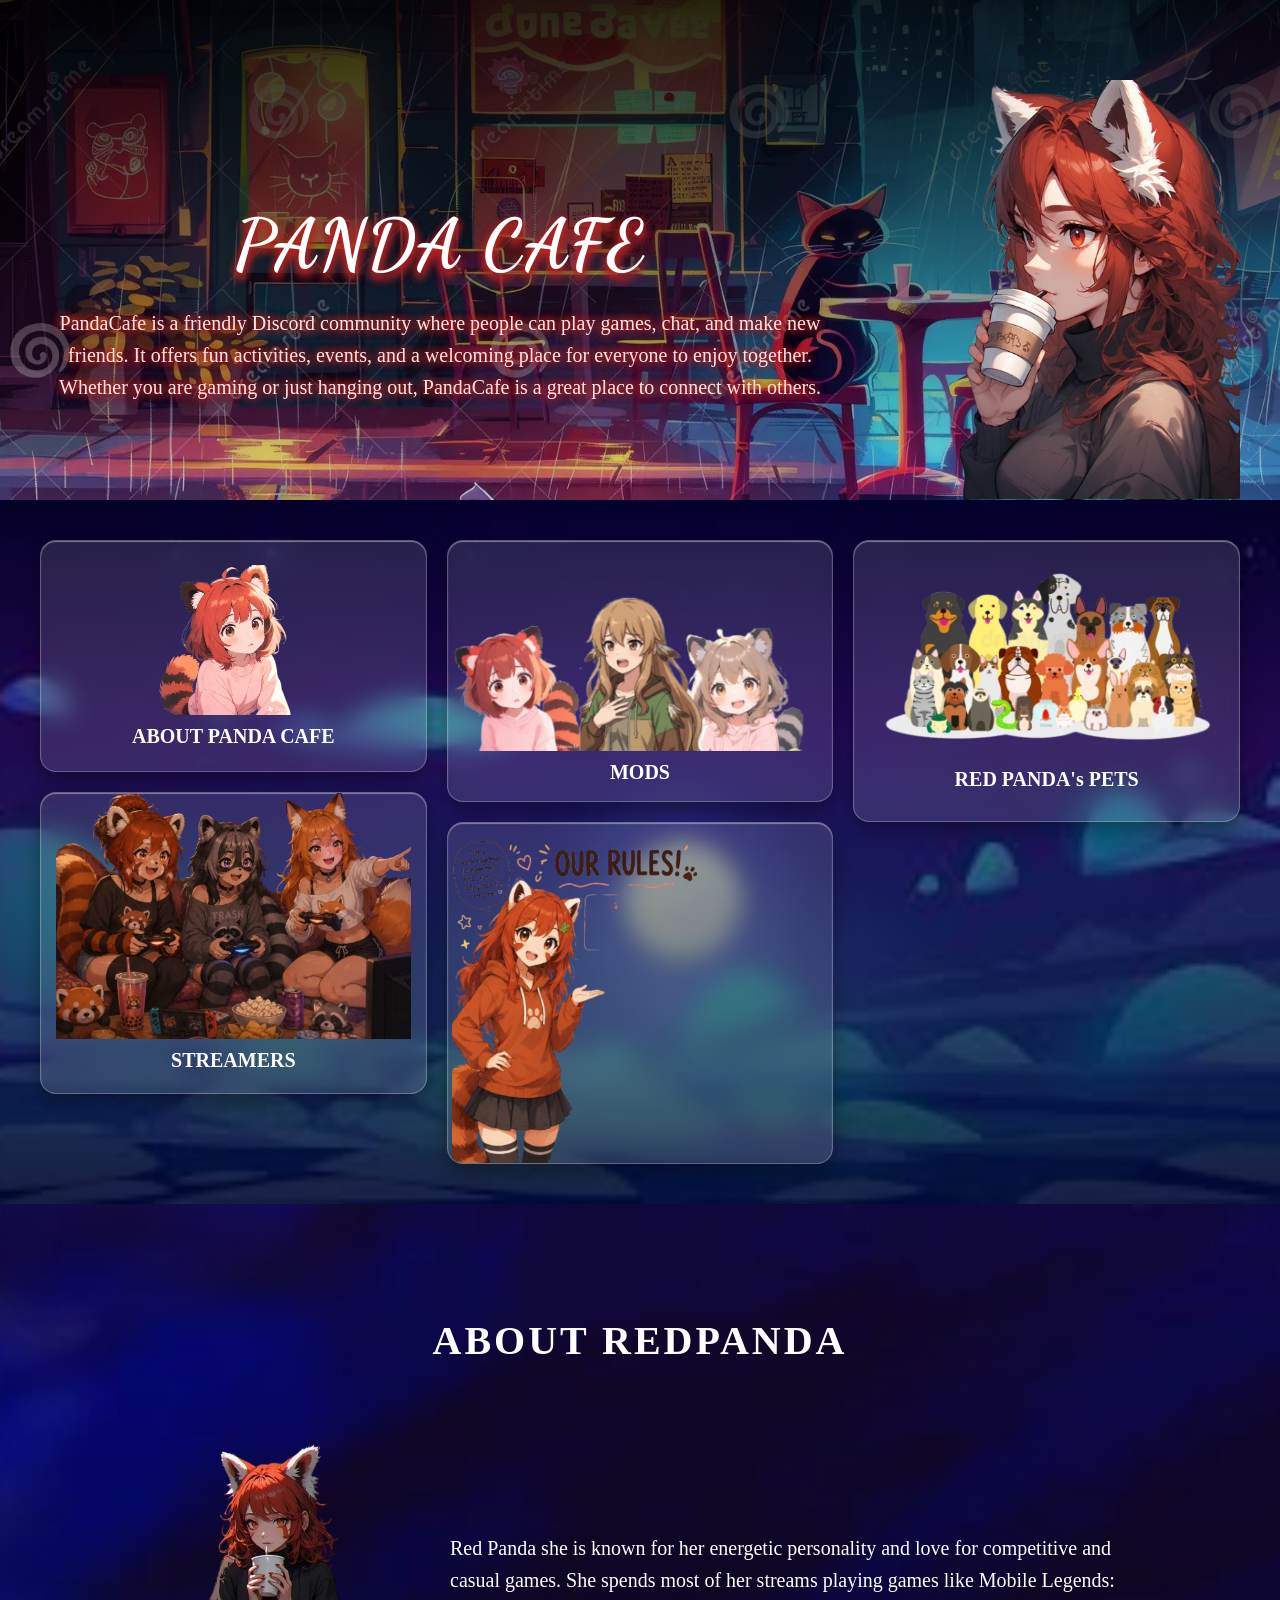
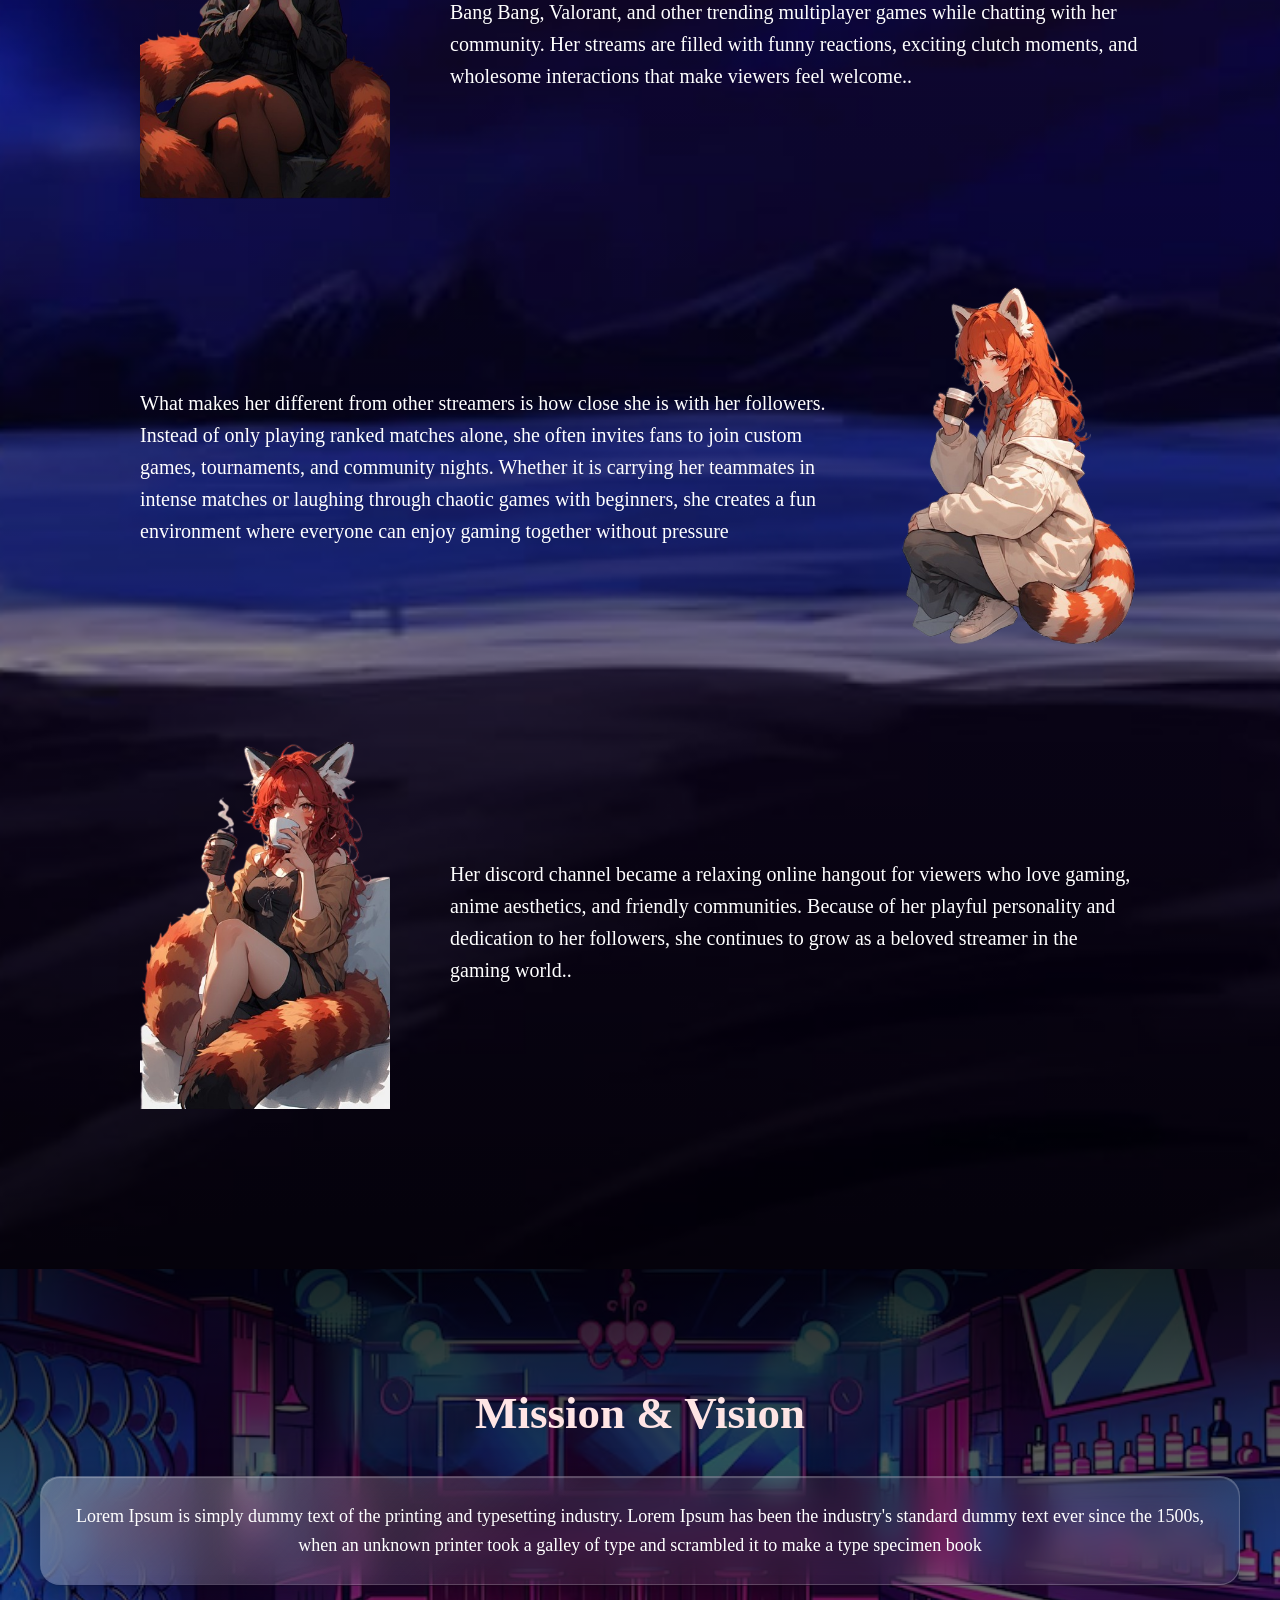
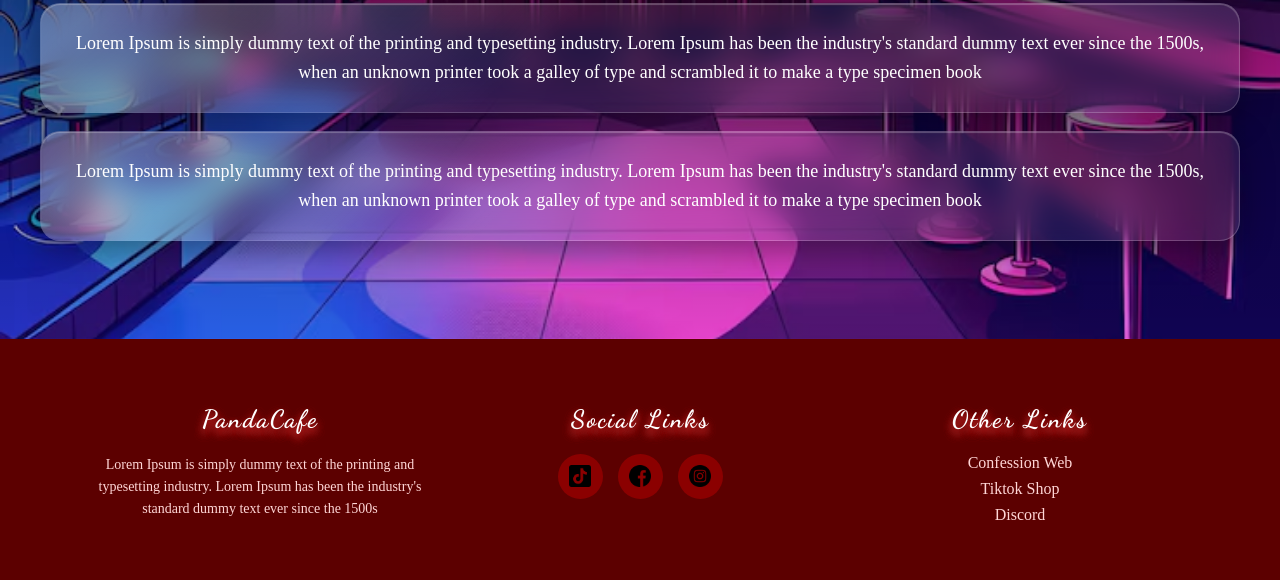
<file: index.html>
<!DOCTYPE html>
<html lang="en">
<head>
    <meta charset="UTF-8">
    <meta name="viewport" content="width=device-width, initial-scale=1.0">
    <meta http-equiv="X-Content-Type-Options" content="nosniff">
    <meta http-equiv="X-Frame-Options" content="DENY">
    <meta http-equiv="Referrer-Policy" content="strict-origin-when-cross-origin">
    <title>Panda Cafe</title>
    <link rel="stylesheet" href="styles/style.css">
    <link href="https://fonts.googleapis.com/css2?family=Pacifico&family=Dancing+Script&display=swap" rel="stylesheet">
    <link rel="icon" type="image/png" href="Pictures/panada.png">
    <script src="./JSfiles/function.js"></script>

</head>
<body oncontextmenu="return false">
<div class="welcome1">

    
    <div class="welcome2">
        <h1>PANDA CAFE</h1>
        <p>PandaCafe is a friendly Discord community where people can play games, chat, and make new friends. It offers fun activities, events, and a welcoming place for everyone to enjoy together. Whether you are gaming or just hanging out, PandaCafe is a great place to connect with others.</p>
    </div>

    <img src="Pictures/side_view1-removebg-preview.png" alt="Right Panda" class="panda-right">
</div>

<div class="boxes">

    <a href="/subpages/AboutPandaCafe.html" class="box box1">
        <img src="Pictures/panda_ask.png" class="img1" alt="">
        <span>ABOUT PANDA CAFE</span>
    </a>

    <a href="/subpages/streamers.html" class="box box2">
        <img src="Pictures/stt.webp" class="img2" alt="">
        <span>STREAMERS</span>
    </a>

    <a href="/subpages/mod.html" class="box box3">
        <img src="Pictures/panda_mods.png" class="img3" alt="">
        <span>MODS</span>
    </a>

    <a href="/subpages/beans.html" class="box box4">
        <img src="Pictures/ruless.webp" class="img4" alt="">
        
    </a>

    <a href="/subpages/RedsPets.html" class="box box5">
        <img src="Pictures/petss.webp" class="img5" alt="">
        <span>RED PANDA's PETS</span>
    </a>

</div>

<div class="socials">
    <div class="imgs">
        <h2>ABOUT REDPANDA</h2>
        <div class="fb">
            <img src="Pictures/panda_1-removebg-preview.png" alt="">
            <p> Red Panda she is known for her energetic personality and love for competitive and casual games. 
                She spends most of her streams playing games like Mobile Legends: Bang Bang, Valorant, and other trending multiplayer games while chatting with her 
                 community. Her streams are filled with funny reactions,
                 exciting clutch moments, and wholesome interactions that make viewers feel welcome..</p>
        </div>

        <div class="IG">
            <img src="Pictures/panda2-removebg-preview.png" alt="">
            <p>What makes her different from other streamers is how close she is with her followers. 
                Instead of only playing ranked matches alone, she often invites fans to join custom games, 
                tournaments, and community nights. Whether it is carrying her teammates in intense matches or 
                laughing through chaotic games with beginners, she creates a fun environment
                 where everyone can enjoy gaming together without pressure</p>
        </div>
        <div class="tiktok">
            <img src="Pictures/panda3-removebg-preview.png" alt="">
            <p>Her discord channel became a relaxing online hangout for viewers who love gaming, 
                anime aesthetics, and friendly communities. Because of her playful personality and 
                dedication to her followers, she continues to grow as a beloved streamer in the gaming world..</p>
        </div>
        
    </div>
</div>

<div class="whatWeDo">
    <h2>Mission & Vision</h2>
    <div class="t1">
        <p>
            Lorem Ipsum is simply dummy text of the printing and typesetting industry. 
            Lorem Ipsum has been the industry's standard dummy text ever since the 1500s, 
            when an unknown printer took a galley of type and scrambled it to make a type specimen book
        </p>
    </div>

        <div class="t3">
        <p>
            Lorem Ipsum is simply dummy text of the printing and typesetting industry. 
            Lorem Ipsum has been the industry's standard dummy text ever since the 1500s, 
            when an unknown printer took a galley of type and scrambled it to make a type specimen book
        </p>
    </div>

        <div class="t3">
        <p>
            Lorem Ipsum is simply dummy text of the printing and typesetting industry. 
            Lorem Ipsum has been the industry's standard dummy text ever since the 1500s, 
            when an unknown printer took a galley of type and scrambled it to make a type specimen book
        </p>
    </div>
</div>

<footer>
    <div class="footer-container">

        <!-- Get in touch -->
        <div class="footer-box">
            <h3>PandaCafe</h3>
            <p>
                Lorem Ipsum is simply dummy text of the printing and typesetting industry. 
                Lorem Ipsum has been the industry's standard dummy text ever since the 1500s
            </p>
        </div>

        <!-- Social links -->
        <div class="footer-box">
            <h3 class="soc">Social Links</h3>

                <div class="social-icons">
                    <a href="#" class="icon">
                        <img src="Pictures/tiktok (1).png" alt="">
                    </a>

                    <a href="#" class="icon">
                        <img src="Pictures/facebook.png" alt="">
                    </a>

                    <a href="#" class="icon">
                        <img src="Pictures/instagram.png" alt="">
                    </a>
                </div>
        </div>

        <!-- New section -->
        <div class="footer-box">
            <h3>Other Links</h3>
            <ul class="footer-links">
                <li><a href="https://confession-web-88ol.onrender.com/">Confession Web</a></li>
                <li><a href="#">Tiktok Shop</a></li>
                <li><a href="">Discord</a></li>
            </ul>
        </div>

    </div>
</footer>

</body>
</html>
</file>
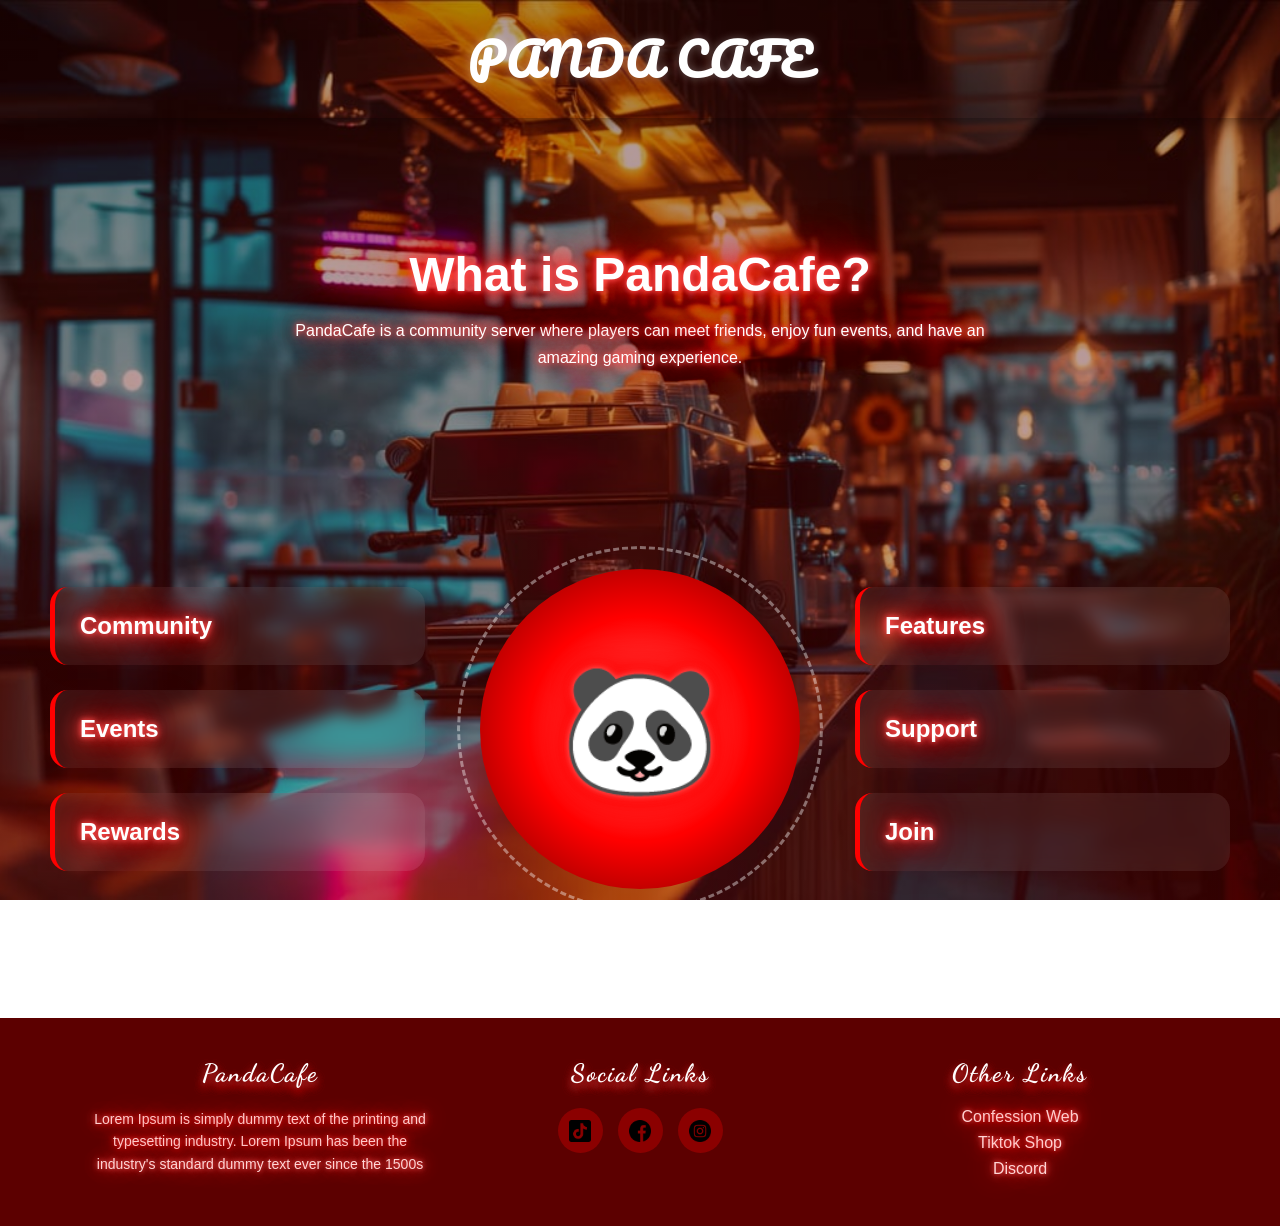
<file: subpages/AboutPandaCafe.html>
<!DOCTYPE html>
<html lang="en">
<head>
    <meta charset="UTF-8">
    <meta name="viewport" content="width=device-width, initial-scale=1.0">
    <meta http-equiv="X-Content-Type-Options" content="nosniff">
    <meta http-equiv="X-Frame-Options" content="DENY">
    <meta http-equiv="Referrer-Policy" content="strict-origin-when-cross-origin">
    <title>ABOUT PANDA CAFE</title>
    <link rel="stylesheet" href="../styles/ABC.css">
    <link rel="icon" type="image/png" href="../Pictures/panada.png">
    <link href="https://fonts.googleapis.com/css2?family=Pacifico&family=Poppins:wght@300;400;500;600&family=Dancing+Script:wght@700&display=swap" rel="stylesheet">
</head>
<body>
    <script src="../JSfiles/function.js"></script>
    <header>
        <h1 id="lo">Panda Cafe</h1>
    </header>

<main>

    <div class="top">
        <h1>What is PandaCafe?</h1>
        <p>
            PandaCafe is a community server where players can meet friends,
            enjoy fun events, and have an amazing gaming experience.
        </p>
    </div>

    <!-- LEFT -->

    <div class="leftInfoBox">

        <div class="infoBox" data-title="Friendly Community"
        data-info="Meet friendly players and enjoy a welcoming environment.">
            <h2>Community</h2>
        </div>

        <div class="infoBox" data-title="Amazing Events"
        data-info="Participate in weekly events and win awesome prizes.">
            <h2>Events</h2>
        </div>

        <div class="infoBox" data-title="Rewards"
        data-info="Earn coins, ranks and exclusive rewards while playing.">
            <h2>Rewards</h2>
        </div>

    </div>

    <!-- CENTER -->

    <div class="pandaAnimation"></div>

    <!-- RIGHT -->

    <div class="rightInfoBox">

        <div class="infoBox"
        data-title="Custom Features"
        data-info="Enjoy custom plugins and unique gameplay.">

            <h2>Features</h2>

        </div>

        <div class="infoBox"
        data-title="Friendly Staff"
        data-info="Our staff team is always ready to help players.">

            <h2>Support</h2>

        </div>

        <div class="infoBox"
        data-title="Join Us"
        data-info="Become part of PandaCafe today and start your adventure.">

            <h2>Join</h2>

        </div>

    </div>

</main>

<!-- POPUP -->

<div id="popup" class="popup">

    <div class="popupContent">

        <span id="closePopup">&times;</span>

        <h2 id="popupTitle"></h2>

        <p id="popupText"></p>

    </div>

</div>


<footer>
    <div class="footer-container">

        <!-- Get in touch -->
        <div class="footer-box">
            <h3>PandaCafe</h3>
            <p>
                Lorem Ipsum is simply dummy text of the printing and typesetting industry. 
                Lorem Ipsum has been the industry's standard dummy text ever since the 1500s
            </p>
        </div>

        <!-- Social links -->
        <div class="footer-box">
            <h3 class="soc">Social Links</h3>

                <div class="social-icons">
                    <a href="#" class="icon">
                        <img src="../Pictures/tiktok (1).png" alt="">
                    </a>

                    <a href="#" class="icon">
                        <img src="../Pictures/facebook.png" alt="">
                    </a>

                    <a href="#" class="icon">
                        <img src="../Pictures/instagram.png" alt="">
                    </a>
                </div>
        </div>

        <!-- New section -->
        <div class="footer-box">
            <h3>Other Links</h3>
            <ul class="footer-links">
                <li><a href="https://confession-web-88ol.onrender.com/">Confession Web</a></li>
                <li><a href="#">Tiktok Shop</a></li>
                <li><a href="">Discord</a></li>
            </ul>
        </div>

    </div>
</footer>

</body>
</html>
</file>
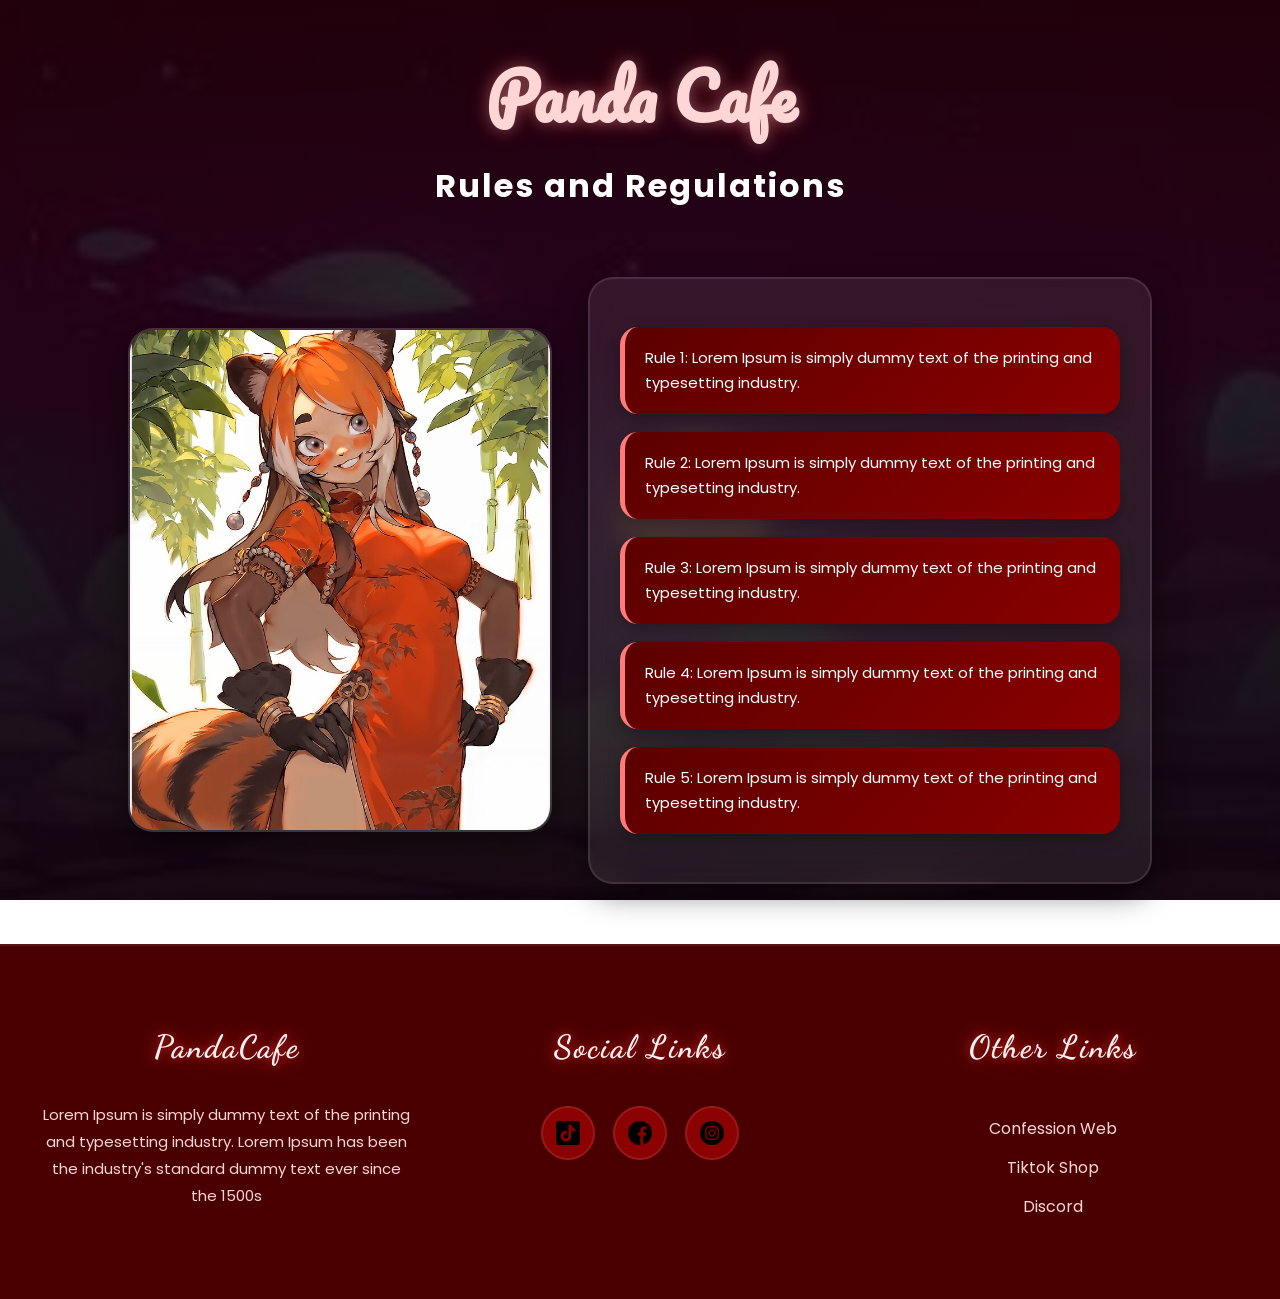
<file: subpages/beans.html>
<!DOCTYPE html>
<html lang="en">
<head>
    <meta charset="UTF-8">
    <meta name="viewport" content="width=device-width, initial-scale=1.0">
    <meta http-equiv="X-Content-Type-Options" content="nosniff">
    <meta http-equiv="X-Frame-Options" content="DENY">
    <meta http-equiv="Referrer-Policy" content="strict-origin-when-cross-origin">
    <title>rules</title>

    <link rel="icon" type="image/png" href="Pictures/panada.png">

    <link href="https://fonts.googleapis.com/css2?family=Pacifico&family=Poppins:wght@300;400;500;600&family=Dancing+Script:wght@700&display=swap" rel="stylesheet">

    <link rel="stylesheet" href="../styles/rules.css">
    <link rel="icon" type="image/png" href="../Pictures/panada.png">
    
</head>
<body oncontextmenu="return false">
<script src="../JSfiles/function.js"></script>
    <!-- HEADER -->
    <div class="logo_header">
        <h1 id="lo">Panda Cafe</h1>

        <div class="RR">
            <h2>Rules and Regulations</h2>
        </div>
    </div>

    <!-- RULE SECTION -->
    <div class="rules">

        <!-- LEFT SIDE IMAGE -->
        <div class="image-gallery">

            <div class="img1">
                <img src="../Pictures/redss.jpg" alt="">
            </div>

        </div>

        <!-- RIGHT SIDE RULES -->
        <div class="command">

            <p class="r1">
                Rule 1: Lorem Ipsum is simply dummy text of the printing and typesetting industry.
            </p>

            <p class="r2">
                Rule 2: Lorem Ipsum is simply dummy text of the printing and typesetting industry.
            </p>

            <p class="r3">
                Rule 3: Lorem Ipsum is simply dummy text of the printing and typesetting industry.
            </p>

            <p class="r4">
                Rule 4: Lorem Ipsum is simply dummy text of the printing and typesetting industry.
            </p>

            <p class="r5">
                Rule 5: Lorem Ipsum is simply dummy text of the printing and typesetting industry.
            </p>

        </div>

    </div>

    <!-- FOOTER -->
    <footer>

        <div class="footer-container">

            <!-- ABOUT -->
            <div class="footer-box">

                <h3>PandaCafe</h3>

                <p>
                    Lorem Ipsum is simply dummy text of the printing and typesetting industry.
                    Lorem Ipsum has been the industry's standard dummy text ever since the 1500s
                </p>

            </div>

            <!-- SOCIAL -->
            <div class="footer-box">

                <h3>Social Links</h3>

                <div class="social-icons">

                    <a href="#" class="icon">
                        <img src="../Pictures/tiktok (1).png" alt="">
                    </a>

                    <a href="#" class="icon">
                        <img src="../Pictures/facebook.png" alt="">
                    </a>

                    <a href="#" class="icon">
                        <img src="../Pictures/instagram.png" alt="">
                    </a>

                </div>

            </div>

            <!-- LINKS -->
            <div class="footer-box">

                <h3>Other Links</h3>

                <ul class="footer-links">

                    <li>
                        <a href="https://confession-web-88ol.onrender.com/">
                            Confession Web
                        </a>
                    </li>

                    <li>
                        <a href="#">Tiktok Shop</a>
                    </li>

                    <li>
                        <a href="#">Discord</a>
                    </li>

                </ul>

            </div>

        </div>

    </footer>

</body>
</html>
</file>
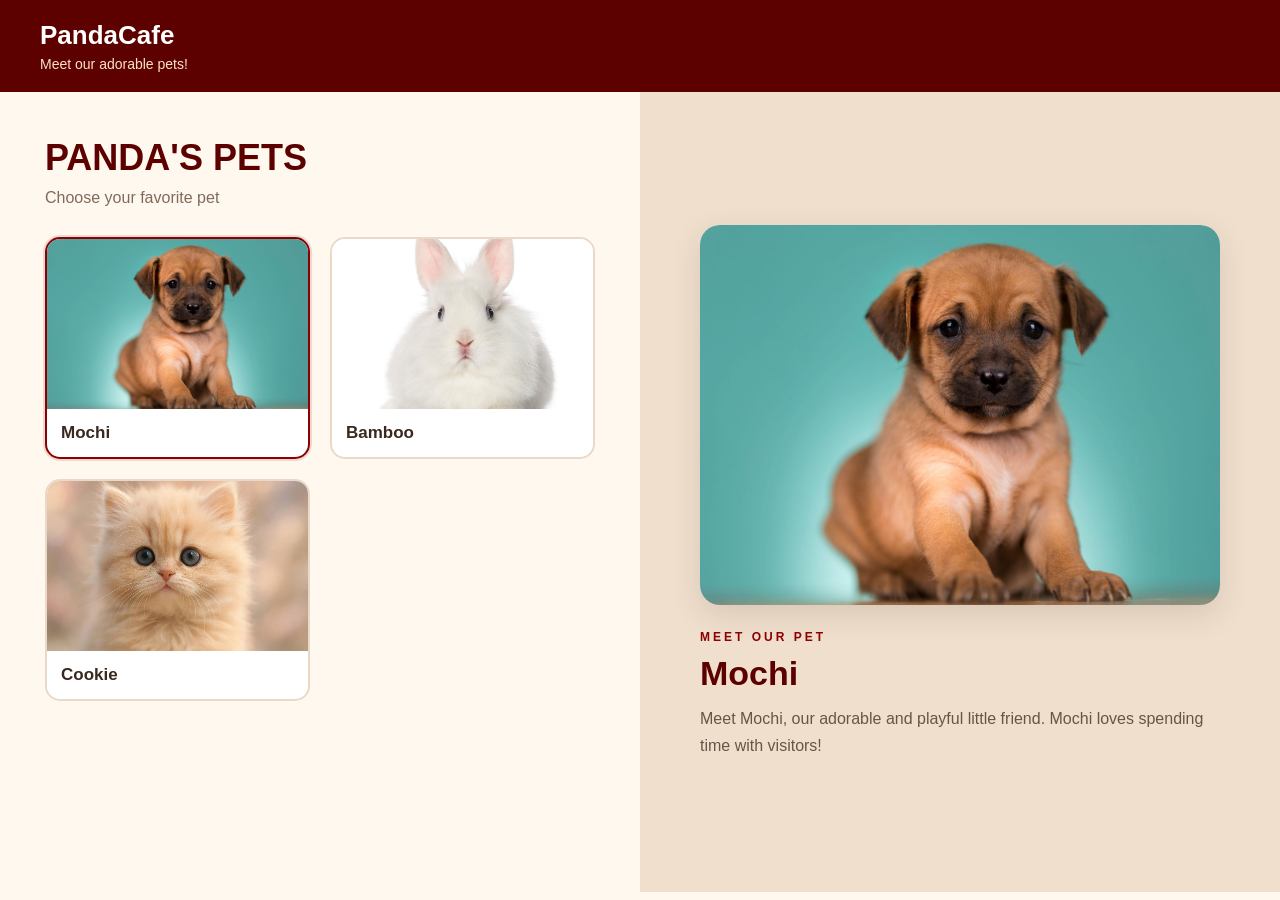
<file: subpages/RedsPets.html>
<!DOCTYPE html>
<html lang="en">
<head>
    <meta charset="UTF-8">
    <meta name="viewport" content="width=device-width, initial-scale=1.0">

    <title>PandaCafe | Panda's Pets</title>

    <!-- CSS -->
    <link rel="stylesheet" href="/styles/Pets.css">

    <!-- JavaScript -->
    <script src="/JSfiles/pet.js" defer></script>
</head>
<body>

    <header class="header">
        <h2>PandaCafe</h2>
        <p>Meet our adorable pets!</p>
    </header>

    <main class="pet-container">

        <!-- LEFT SIDE: PET SELECTION -->
        <section class="pet-selection">
            <h1>PANDA'S PETS</h1>
            <p class="subtitle">Choose your favorite pet</p>

            <div class="pet-list">

                <button class="pet-card active"
                    data-name="Mochi"
                    data-image="/Pictures/dog.jpeg"
                    data-description="Meet Mochi, our adorable and playful little friend. Mochi loves spending time with visitors!">

                    <img src="/Pictures/dog.jpeg" alt="Mochi">
                    <span>Mochi</span>
                </button>

                <button class="pet-card"
                    data-name="Bamboo"
                    data-image="/Pictures/bunny.jpeg"
                    data-description="Bamboo is a curious little companion who loves exploring and making new friends.">

                    <img src="/Pictures/bunny.jpeg" alt="Bamboo">
                    <span>Bamboo</span>
                </button>

                <button class="pet-card"
                    data-name="Cookie"
                    data-image="/Pictures/cat.jpeg"
                    data-description="Cookie is a sweet and friendly pet who brings happiness to everyone around.">

                    <img src="/Pictures/cat.jpeg" alt="Cookie">
                    <span>Cookie</span>
                </button>

            </div>
        </section>

        <!-- RIGHT SIDE: SELECTED PET DISPLAY -->
        <section class="pet-display">

            <div class="pet-image-container">
                <img
                    id="mainPetImage"
                    src="/Pictures/dog.jpeg"
                    alt="Mochi"
                >
            </div>

            <div class="pet-information">
                <p class="pet-label">MEET OUR PET</p>

                <h2 id="petName">Mochi</h2>

                <p id="petDescription">
                    Meet Mochi, our adorable and playful little friend.
                    Mochi loves spending time with visitors!
                </p>
            </div>

        </section>

    </main>

</body>
</html>
</file>
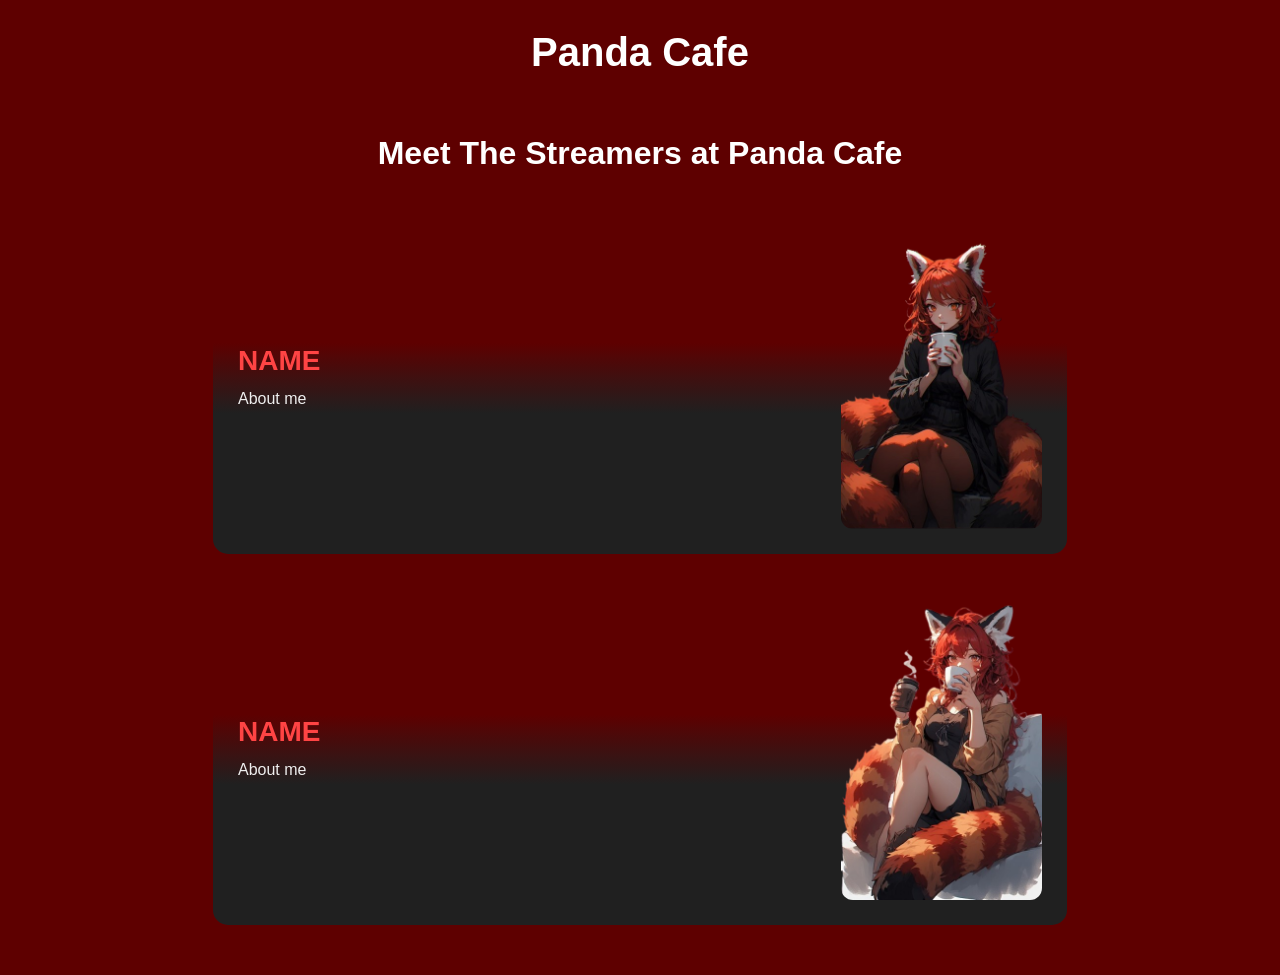
<file: subpages/streamers.html>
<!DOCTYPE html>
<html lang="en">
<head>
    <meta charset="UTF-8">
    <meta name="viewport" content="width=device-width, initial-scale=1.0">
    <title>STREAMERS</title>

    <meta http-equiv="X-Content-Type-Options" content="nosniff">
    <meta http-equiv="X-Frame-Options" content="DENY">
    <meta http-equiv="Referrer-Policy" content="strict-origin-when-cross-origin">
    <link rel="stylesheet" href="../styles/Streamer.css">
    <link href="https://fonts.googleapis.com/css2?family=Pacifico&family=Dancing+Script&display=swap" rel="stylesheet">
    <link rel="icon" type="image/png" href="../Pictures/panada.png">
</head>
<body>
    <script src="../JSfiles/function.js"></script>
<header>
    <h1 id="lo">Panda Cafe</h1>
</header>

<div class="streamers">

    <h1>Meet The Streamers at Panda Cafe</h1>

    <div class="st1">
        <div class="streamer-text">
            <h2>NAME</h2>
            <p>About me</p>
        </div>

        <img src="../Pictures/panda_1-removebg-preview.png" alt="REDD">
    </div>

    <div class="st2">
        <div class="streamer-text">
            <h2>NAME</h2>
            <p>About me</p>
        </div>

        <img src="../Pictures/panda3-removebg-preview.png" alt="REDD">
    </div>

</div>
</body>
</html>
</file>
<file: styles/style.css>
/* RED CAFE THEME */
:root{
    --main-red:#8B0000;
    --dark-red:#5C0000;
    --light-red:#B22222;
    --cream:#FFF4E6;
}

body{
    background-color: #5C0000;
    margin: 0;
    padding: 0;
    
}

/* Container for welcome section */
.welcome1{
    display:flex;
    align-items:center;
    justify-content:space-between;
     /* Red café theme */
    padding-top:80px; /* only top padding, no bottom padding */
    padding-left:40px;
    padding-right:40px;
    background-image:
    linear-gradient(rgba(0, 0, 0, 0.854), rgba(0,0,0,0.1)), 
    url('../Pictures/pandabg.webp');
    background-size: cover;
    background-position: center;
    background-repeat: no-repeat;

}

/* Pandas */
.welcome1 img{
    width:280px; /* fixed size */
    height:auto;
    object-fit:contain;
    animation: float 3s ease-in-out infinite;
}


/* Center text */
.welcome2{
    max-width:800px;
    text-align:center;
    color:white;
}

/* Title */
.welcome2 h1{
    font-size:70px;
    margin-bottom:20px;
    letter-spacing:2px;
    font-family: 'Dancing Script', cursive;
    text-shadow: 
    0 5px 10px #B22222,
    0 5px 10px #B22222,
    0 5px 10px #B22222;
}

/* Paragraph */
.welcome2 p{
    font-size:20px;
    line-height:1.6;
    color:#ffe5e5;
    text-shadow: 
    0 0px 10px #B22222,
    0 0px 10px #B22222,
    0 0px 10px #B22222
    ;
}

/* Responsive for smaller screens */
/* ===== Large Screens / TVs ===== */

/*======== BOXES ======== */


/* ===== Pinterest Layout Background ===== */
/* ===== Pinterest Layout Background ===== */
.boxes{
    column-count:3;
    column-gap:20px;
    padding:40px;

    background-image:
        linear-gradient(
            rgba(0,0,0,0.25),
            rgba(0,0,0,0.65)
        ),
        url('../Pictures/bg21.jpg');

    background-size:cover;
    background-position:center;
    background-repeat:no-repeat;
}

/* ===== Glass Box ===== */
.box{
    display:flex;
    flex-direction:column;
    align-items:center;
    justify-content:center;
    gap:10px;

    break-inside:avoid;
    margin-bottom:20px;
    padding:40px 20px;

    text-align:center;
    font-size:20px;
    font-weight:bold;
    color:white;
    text-decoration:none;

    position:relative;
    overflow:hidden;

    border-radius:16px;

    /* Glass effect */
    background:rgba(255, 255, 255, 0.12);
    backdrop-filter: blur(12px);
    -webkit-backdrop-filter: blur(12px);

    border:1px solid rgba(255, 255, 255, 0.25);

    box-shadow:
        0 8px 20px rgba(0,0,0,0.35),
        inset 0 1px 1px rgba(255,255,255,0.4);

    transition:all 0.3s ease;
}

/* ===== Images Inside Boxes ===== */
.box img{
    
    height:auto;
    object-fit:contain;
    position:relative;
    z-index:2;
}

/* ===== Text ===== */
.box span{
    position:relative;
    z-index:2;
}

/* ===== Individual Image Sizes ===== */
.img1{
    width:150px;
}

.img2{
    width:355px;
    margin-top: -60px;
    
}

.img3{
    width:450px;
    margin-top: -60px;
}

.img4{
    width:250px;
    margin-top: 60px;
    margin-left: -125px;
}

.img5{
    width:350px;
    margin-top: -60px;
}

/* ===== Shine Layer ===== */
.box::before{
    content:"";
    position:absolute;
    top:-50%;
    left:-50%;
    width:200%;
    height:200%;

    background:linear-gradient(
        120deg,
        transparent 30%,
        rgba(255,255,255,0.25),
        transparent 70%
    );

    transform:rotate(25deg);
    opacity:0;
    transition:opacity 0.3s ease;
}

/* ===== Hover Effects ===== */
.box:hover{
    transform:translateY(-8px) scale(1.02);

    box-shadow:
        0 15px 30px rgba(0,0,0,0.45),
        inset 0 1px 2px rgba(255,255,255,0.5);
}

.box:hover::before{
    opacity:1;
    animation:shine 1.2s infinite;
}

/* ===== Shine Animation ===== */
@keyframes shine{
    0%{
        transform:translateX(-100%) rotate(25deg);
    }

    100%{
        transform:translateX(100%) rotate(25deg);
    }
}

/* ===== Box Heights (Pinterest Style) ===== */
.box1{
    height:150px;
}

.box2{
    height:220px;
}

.box3{
    height:180px;
}

.box4{
    height:260px;
}

.box5{
    height:200px;
}
/*======= socials ======= */

/* Section */
.socials{
    background:#8B0000;
    padding:80px 20px;
    display:flex;
    justify-content:center;
    background-image: 
    linear-gradient(rgba(0, 0, 0, 0.002), rgba(0, 0, 0, 0.728)),
    url('../Pictures/bg3.jpg');
    background-size: cover;
    background-position: center;
    background-repeat: no-repeat;
}

/* Container */
.imgs{
    max-width:1000px;
    width:100%;
}

/* Title */
.imgs h2{
    text-align:center;
    color:white;
    font-size:40px;
    margin-bottom:60px;
    letter-spacing:3px;
}

/* Rows */
.fb, .IG, .tiktok{
    display:flex;
    align-items:center;
    gap:60px;
    margin-bottom:80px;
}

/* Alternate layout */
.IG{
    flex-direction:row-reverse;
}

/* Bigger images */
.fb img,
.IG img,
.tiktok img{
    width:250px;
    height:auto;
}

/* Text */
.fb p,
.IG p,
.tiktok p{
    color:white;
    font-size:20px;
    line-height:1.6;
    max-width:800px;
}

/* Hover effect */
.fb:hover img,
.IG:hover img,
.tiktok:hover img{
    transform:scale(1.05);
    transition:0.3s ease;
}

/* Section */
.whatWeDo{
    background:#8B0000;
    padding:80px 40px;
    text-align:center;
    background-image:
    linear-gradient(rgba(0, 0, 0, 0.854), rgba(0,0,0,0.1)), 
    url('../Pictures/bg4.png');
    background-size: cover;
    background-position: center;
    background-repeat: no-repeat;
    
}

/* Title */
/* Glass card style */
.whatWeDo h2{
    color: #ffe5e5;
    font-size: 45px;
}
.t1 p, .t3 p{
    background: rgba(255,255,255,0.08); /* transparent glass */
    backdrop-filter: blur(15px);
    -webkit-backdrop-filter: blur(15px);

    color:#fff;

    padding:25px 30px;
    border-radius:20px;

    font-size:18px;
    line-height:1.6;

    border:1px solid rgba(255,255,255,0.2);

    box-shadow:
        0 8px 32px rgba(0,0,0,0.35),
        inset 0 1px 1px rgba(255,255,255,0.25);

    position:relative;
    overflow:hidden;

    transition:0.4s ease;
}

/* Glossy shine effect */
.t1 p::before,
.t3 p::before{
    content:"";
    position:absolute;
    top:0;
    left:-100%;
    width:200%;
    height:100%;

    background:linear-gradient(
        120deg,
        transparent 30%,
        rgba(255,255,255,0.25),
        transparent 70%
    );

    transform:skewX(-25deg);
    transition:0.8s;
}

/* Hover effect */
.t1 p:hover,
.t3 p:hover{
    transform:translateY(-8px) scale(1.02);
    box-shadow:
        0 15px 35px rgba(0,0,0,0.45),
        inset 0 1px 2px rgba(255,255,255,0.3);
}

/* Shine moves on hover */
.t1 p:hover::before,
.t3 p:hover::before{
    left:100%;
}

/* Footer */
/* Footer */
footer{
    background:#5C0000;
    padding:40px 20px;
    text-align: center;
}
footer .soc{
    text-align: center;
}
/* Main container (3 columns) */
.footer-container{
    max-width:1100px;
    margin:auto;
    display:flex;
    justify-content:space-between;
    gap:40px;
    flex-wrap:wrap; /* makes it responsive */
    color:white;
}

/* Each section */
.footer-box{
    flex:1;
    min-width:220px;
}

/* Titles */
.footer-box h3{
    font-size:25px;
    margin-bottom:10px;
    letter-spacing:2px;
    margin-bottom:20px;
    letter-spacing:2px;
    font-family: 'Dancing Script', cursive;
    text-shadow: 
    0 5px 10px #B22222,
    0 5px 10px #B22222,
    0 5px 10px #B22222;
}

/* Text */
.footer-box p{
    font-size:14px;
    color:#ffd6d6;
    line-height:1.6;
}

/* Social icons */
.social-icons{
    display:flex;
    justify-content:center;
    gap:15px;
}

/* circle buttons */
.icon{
    width:45px;
    height:45px;
    background:#8B0000;
    border-radius:50%;
    display:flex;
    align-items:center;
    justify-content:center;
    transition:0.3s ease;
    text-decoration:none;
}

/* fix image size */
.icon img{
    width:22px;
    height:22px;
    object-fit:contain;
}

/* hover effect */
.icon:hover{
    background:#ff4d4d;
    transform:translateY(-5px) scale(1.1);
    box-shadow:0 5px 15px rgba(0,0,0,0.3);
}

/* Other links */
.footer-links{
    list-style:none;
    padding:0;
}

.footer-links li{
    margin:8px 0;
}

.footer-links a{
    color:#ffd6d6;
    text-decoration:none;
    transition:0.3s;
}

.footer-links a:hover{
    color:white;
    padding-left:5px;
}



/* =========================================
   LARGE SCREENS / TVs
========================================= */
@media screen and (min-width:1400px){

    .welcome1{
        padding-top:120px;
        padding-left:80px;
        padding-right:80px;
    }

    .welcome1 img{
        width:380px;
    }

    .welcome2 h1{
        font-size:90px;
    }

    .welcome2 p{
        font-size:26px;
    }

    .boxes{
        column-count:4;
        column-gap:30px;
        padding:60px;
    }

    .box{
        font-size:24px;
        padding:50px 30px;
    }

    .imgs{
        max-width:1300px;
    }

    .fb img,
    .IG img,
    .tiktok img{
        width:320px;
    }

    .fb p,
    .IG p,
    .tiktok p{
        font-size:24px;
        max-width:650px;
    }

    .whatWeDo h2{
        font-size:60px;
    }

    .t1 p,
    .t3 p{
        font-size:22px;
        padding:35px 40px;
    }

    .end h3{
        font-size:36px;
    }

    .end p{
        font-size:18px;
    }
}


/* =========================================
   TABLETS
========================================= */
@media screen and (max-width:1024px){

    .welcome1{
        gap:30px;
        padding-top:70px;
        padding-left:30px;
        padding-right:30px;
    }

    .welcome1 img{
        width:230px;
    }

    .welcome2 h1{
        font-size:55px;
    }

    .welcome2 p{
        font-size:18px;
    }

    .boxes{
        column-count:2;
        column-gap:18px;
        padding:30px;
    }

    .box{
        font-size:18px;
        padding:35px 20px;
    }

    .socials{
        padding:60px 25px;
    }

    .imgs h2{
        font-size:34px;
    }

    .fb,
    .IG,
    .tiktok{
        gap:35px;
        margin-bottom:60px;
    }

    .fb img,
    .IG img,
    .tiktok img{
        width:200px;
    }

    .fb p,
    .IG p,
    .tiktok p{
        font-size:18px;
    }

    .whatWeDo{
        padding:60px 25px;
    }

    .whatWeDo h2{
        font-size:38px;
    }

    .t1 p,
    .t3 p{
        font-size:17px;
        padding:22px 24px;
    }
}


/* =========================================
   PHONES
========================================= */
@media screen and (max-width:768px){

    body{
        overflow-x:hidden;
    }

    .welcome1{
        flex-direction:column;
        justify-content:center;
        text-align:center;

        gap:20px;

        padding-top:60px;
        padding-left:20px;
        padding-right:20px;
        padding-bottom:40px;
    }

    /* Hide panda image on phones */
    .welcome1 img{
        display:none;
    }

    .welcome2{
        max-width:100%;
    }

    .welcome2 h1{
        font-size:42px;
        line-height:1.2;
    }

    .welcome2 p{
        font-size:16px;
        line-height:1.5;
    }

    .boxes{
        column-count:1;
        column-gap:0;
        padding:20px;
    }

    .box{
        width:95%;
        font-size:16px;
        padding:30px 15px;
        margin-bottom:18px;
    }

    .box1,
    .box2,
    .box3,
    .box4{
        height:auto;
        min-height:140px;
    }

    .socials{
        padding:50px 20px;
    }

    .imgs h2{
        font-size:28px;
        margin-bottom:40px;
    }

    .fb,
    .IG,
    .tiktok{
        flex-direction:column;
        text-align:center;
        gap:20px;
        margin-bottom:50px;
    }

    .IG{
        flex-direction:column;
    }

    .fb img,
    .IG img,
    .tiktok img{
        width:170px;
    }

    .fb p,
    .IG p,
    .tiktok p{
        font-size:16px;
        max-width:100%;
    }

    .whatWeDo{
        padding:50px 20px;
    }

    .whatWeDo h2{
        font-size:30px;
    }

    .t1 p,
    .t3 p{
        font-size:15px;
        line-height:1.5;
        padding:20px;
    }

    footer{
        padding:20px;
    }

    .end h3{
        font-size:24px;
    }

    .end p{
        font-size:14px;
    }

    .links2 h3{
        font-size:18px;
    }

    .social-icons{
        gap:18px;
    }

    .social-icons img{
        width:22px;
        height:22px;
    }
}


/* =========================================
   SMALL PHONES
========================================= */
@media screen and (max-width:480px){

    .welcome2 h1{
        font-size:34px;
    }

    .welcome2 p{
        font-size:14px;
    }

    .boxes{
        padding:15px;
    }

    .box{
        font-size:15px;
        border-radius:14px;
        padding:20px 12px;
    }

    .imgs h2{
        font-size:24px;
    }

    .fb img,
    .IG img,
    .tiktok img{
        width:140px;
    }

    .fb p,
    .IG p,
    .tiktok p{
        font-size:14px;
    }

    .whatWeDo h2{
        font-size:25px;
    }

    .t1 p,
    .t3 p{
        font-size:14px;
        padding:18px;
        border-radius:16px;
    }

    .end h3{
        font-size:20px;
    }

    .end p{
        font-size:13px;
    }

    .social-icons{
        gap:15px;
    }

    .social-icons p{
        padding:5px;
    }

    .social-icons img{
        width:20px;
        height:20px;
    }
}

.welcome1,
.boxes,
.socials,
.whatWeDo,
footer{
    max-width:1400px;
    margin:auto;
}

/* PAGE ANIMATION */
body{
    animation:fadeIn 0.5s ease;
}

/* FADE IN */
@keyframes fadeIn{
    from{
        opacity:0;
    }

    to{
        opacity:1;
    }
}

/* FADE OUT */
.fade-out{
    animation:fadeOut 0.5s ease forwards;
}

@keyframes fadeOut{
    from{
        opacity:1;
    }

    to{
        opacity:0;
    }
}
</file>
<file: styles/ABC.css>
*{
    margin:0;
    padding:0;
    box-sizing:border-box;
}

body {
    margin: 0;
    min-height: 100vh;
    font-family: Arial, Helvetica, sans-serif;

    /* Background */
    background:
        linear-gradient(rgba(51, 0, 0, 0.4), rgba(122, 0, 0, 0.4)),
        url("../Pictures/bg cafe.jpg");
    background-size: cover;      /* Makes image fill the screen */
    background-position: center; /* Centers the image */
    background-repeat: no-repeat;
    background-attachment: fixed; /* Optional: creates a parallax effect */

    /* Text */
    color: #ffffff;
    text-shadow:
        0 0 5px #ff4d4d,
        0 0 10px #ff4d4d,
        0 0 20px #ff0000,
        0 0 40px #ff0000,
        0 0 60px #ff0000;
}

main{

    min-height:100vh;

    display:grid;

    grid-template-columns:1fr 350px 1fr;

    gap:40px;

    align-items:center;

    padding:50px;

}

.top{

    grid-column:1/-1;

    text-align:center;

}

.top h1{

    font-size:3rem;

    margin-bottom:15px;

}

.top p{

    max-width:700px;

    margin:auto;

    line-height:1.7;

}

.leftInfoBox,
.rightInfoBox{

    display:flex;

    flex-direction:column;

    gap:25px;

}

.infoBox{

    background:rgba(255,255,255,.08);

    backdrop-filter:blur(8px);

    border-left:5px solid red;

    border-radius:18px;

    padding:25px;

    cursor:pointer;

    transition:.3s;

}

.infoBox:hover{

    transform:translateY(-8px);

    background:rgba(255,255,255,.15);

}

.infoBox h2{

    font-size:1.5rem;

}

.pandaAnimation{

    width:320px;

    height:320px;

    margin:auto;

    border-radius:50%;

    background:radial-gradient(circle,#ff8080,#ff0000,#700000);

    display:flex;

    justify-content:center;

    align-items:center;

    position:relative;

    animation:float 4s infinite ease-in-out;

}

.pandaAnimation::before{

    content:"🐼";

    font-size:8rem;

    animation:spin 12s linear infinite;

}

.pandaAnimation::after{

    content:"";

    position:absolute;

    width:360px;

    height:360px;

    border:3px dashed rgba(255,255,255,.4);

    border-radius:50%;

    animation:ring 15s linear infinite;

}

.popup{

    position:fixed;

    inset:0;

    background:rgba(0,0,0,.7);

    display:flex;

    justify-content:center;

    align-items:center;

    opacity:0;

    visibility:hidden;

    transition:.3s;

}

.popup.show{

    opacity:1;

    visibility:visible;

}

.popupContent{

    background:#8b0000;

    width:90%;

    max-width:500px;

    border-radius:20px;

    padding:30px;

    position:relative;

    animation:popup .3s ease;

}

.popupContent h2{

    margin-bottom:15px;

}

.popupContent p{

    line-height:1.7;

}

#closePopup{

    position:absolute;

    top:15px;

    right:20px;

    font-size:35px;

    cursor:pointer;

}

@keyframes float{

    0%,100%{
        transform:translateY(0);
    }

    50%{
        transform:translateY(-20px);
    }

}

@keyframes spin{

    from{
        transform:rotate(0);
    }

    to{
        transform:rotate(360deg);
    }

}

@keyframes ring{

    from{
        transform:rotate(0);
    }

    to{
        transform:rotate(-360deg);
    }

}

@keyframes popup{

    from{

        transform:scale(.7);

        opacity:0;

    }

    to{

        transform:scale(1);

        opacity:1;

    }

}

@media(max-width:900px){

main{

    grid-template-columns:1fr;

    text-align:center;

}

.pandaAnimation{

    order:-1;

}

}

@media(max-width:600px){

main{

    padding:30px 20px;

}

.top h1{

    font-size:2.2rem;

}

.pandaAnimation{

    width:230px;

    height:230px;

}

.pandaAnimation::before{

    font-size:5rem;

}

.pandaAnimation::after{

    width:260px;

    height:260px;

}

}


/* ==========================
   HEADER
========================== */

header{
    width: 100%;
    padding: 20px 0;
    justify-content: center;
    align-items: center;
    box-shadow: 0 5px 15px rgba(0,0,0,.3);
    position: static;
    top: 0;
    z-index: 100;
}

header h1{
    color: white;
    font-size: 2.8rem;
    font-weight: bold;
    letter-spacing: 2px;
    text-transform: uppercase;
    text-align: center;
    text-shadow: 0 0 10px rgba(255,255,255,.3);
    margin: 0;
    animation: glow 2s ease-in-out infinite alternate;
    cursor: pointer;
    font-family: 'pacifico', cursive;
}

/* Glow Animation */
@keyframes glow{
    from{
        text-shadow:
            0 0 5px #fff,
            0 0 10px #ff4d4d;
    }

    to{
        text-shadow:
            0 0 10px #fff,
            0 0 25px #ff4d4d,
            0 0 40px #ff0000;
    }
}

/* Responsive */
@media (max-width: 768px){

    header{
        padding: 15px 0;
    }

    header h1{
        font-size: 2rem;
        letter-spacing: 1px;
    }

}

footer{
    background:#5C0000;
    padding:40px 20px;
    text-align: center;
}
footer .soc{
    text-align: center;
}
/* Main container (3 columns) */
.footer-container{
    max-width:1100px;
    margin:auto;
    display:flex;
    justify-content:space-between;
    gap:40px;
    flex-wrap:wrap; /* makes it responsive */
    color:white;
}

/* Each section */
.footer-box{
    flex:1;
    min-width:220px;
}

/* Titles */
.footer-box h3{
    font-size:25px;
    margin-bottom:10px;
    letter-spacing:2px;
    margin-bottom:20px;
    letter-spacing:2px;
    font-family: 'Dancing Script', cursive;
    text-shadow: 
    0 5px 10px #B22222,
    0 5px 10px #B22222,
    0 5px 10px #B22222;
}

/* Text */
.footer-box p{
    font-size:14px;
    color:#ffd6d6;
    line-height:1.6;
}

/* Social icons */
.social-icons{
    display:flex;
    justify-content:center;
    gap:15px;
}

/* circle buttons */
.icon{
    width:45px;
    height:45px;
    background:#8B0000;
    border-radius:50%;
    display:flex;
    align-items:center;
    justify-content:center;
    transition:0.3s ease;
    text-decoration:none;
}

/* fix image size */
.icon img{
    width:22px;
    height:22px;
    object-fit:contain;
}

/* hover effect */
.icon:hover{
    background:#ff4d4d;
    transform:translateY(-5px) scale(1.1);
    box-shadow:0 5px 15px rgba(0,0,0,0.3);
}

/* Other links */
.footer-links{
    list-style:none;
    padding:0;
}

.footer-links li{
    margin:8px 0;
}

.footer-links a{
    color:#ffd6d6;
    text-decoration:none;
    transition:0.3s;
}

.footer-links a:hover{
    color:white;
    padding-left:5px;
}


/* FADE OUT */
.fade-out{
    animation:fadeOut 0.5s ease forwards;
}

@keyframes fadeOut{
    from{
        opacity:1;
    }

    to{
        opacity:0;
    }
}
</file>
<file: styles/rules.css>
/* ===== GOOGLE FONT ===== */
@import url('https://fonts.googleapis.com/css2?family=Pacifico&family=Poppins:wght@300;400;500;600&family=Dancing+Script:wght@700&display=swap');

/* ===== BODY ===== */
body{
    margin:0;
    padding:0;
    font-family:'Poppins', sans-serif;

    background:
        linear-gradient(rgba(40,0,0,0.80), rgba(20,0,0,0.90)),
        url('../Pictures/bg21.jpg');

    background-size:cover;
    background-position:center;
    background-attachment:fixed;

    color:white;
}

/* ===== HEADER ===== */
.logo_header{
    text-align:center;
    padding:40px 20px 20px;
}

.logo_header h1{
    font-family:'Pacifico', cursive;
    font-size:4rem;
    margin:0;
    color:#ffd6d6;

    text-shadow:
        0 0 15px rgba(255,255,255,0.3),
        0 0 25px rgba(255,0,0,0.3);
}

.RR h2{
    margin-top:10px;
    font-size:2rem;
    letter-spacing:2px;
    color:#ffffff;
}

/* ===== RULE SECTION ===== */
.rules{
    width:92%;
    max-width:1400px;

    margin:auto;
    margin-top:20px;
    margin-bottom:60px;

    display:flex;
    gap:40px;
    justify-content:center;
    align-items:center;
    flex-wrap:wrap;
}

/* ===== LEFT IMAGE SIDE ===== */
.image-gallery{
    width:420px;
}

/* ===== MAIN IMAGE ===== */
.img1{
    width:100%;
    height:500px;

    border-radius:25px;
    overflow:hidden;

    border:2px solid rgba(255,255,255,0.1);

    background:rgba(255,255,255,0.08);
    backdrop-filter:blur(10px);

    box-shadow:
        0 10px 30px rgba(0,0,0,0.5);
}

.img1 img{
    width:100%;
    height:100%;
    object-fit:cover;
}

/* ===== RULES BOX ===== */
.command{
    width:500px;

    background:rgba(255,255,255,0.08);
    backdrop-filter:blur(12px);

    border-radius:25px;

    padding:30px;

    border:2px solid rgba(255,255,255,0.1);

    box-shadow:
        0 10px 30px rgba(0,0,0,0.5);
}

/* ===== EACH RULE ===== */
.command p{
    background:
        linear-gradient(135deg,#5C0000,#8B0000);

    padding:18px 20px;
    margin:18px 0;

    border-radius:18px;

    font-size:15px;
    line-height:1.7;

    transition:0.3s ease;

    box-shadow:
        0 5px 15px rgba(0,0,0,0.3);

    border-left:5px solid #ff7b7b;
}

.command p:hover{
    transform:translateX(10px);

    background:
        linear-gradient(135deg,#8B0000,#c21818);

    cursor:pointer;
}

/* ===== FOOTER ===== */
footer{
    background:#4a0000;
    padding:50px 20px;
    border-top:2px solid rgba(255,255,255,0.08);
}

/* ===== FOOTER CONTAINER ===== */
.footer-container{
    max-width:1200px;
    margin:auto;

    display:flex;
    justify-content:center;
    align-items:flex-start;

    gap:40px;
    flex-wrap:wrap;

    text-align:center;
}

/* ===== FOOTER BOX ===== */
.footer-box{
    flex:1;
    min-width:240px;

    display:flex;
    flex-direction:column;
    align-items:center;
}

/* ===== FOOTER TITLES ===== */
.footer-box h3{
    font-size:32px;
    margin-bottom:20px;

    letter-spacing:2px;

    font-family:'Dancing Script', cursive;

    color:#fff0f0;

    text-shadow:
        0 0 10px #B22222,
        0 0 20px #B22222;
}

/* ===== FOOTER TEXT ===== */
.footer-box p{
    color:#ffd6d6;
    line-height:1.8;
    font-size:15px;
}

/* ===== SOCIAL ICONS ===== */
.social-icons{
    display:flex;
    justify-content:center;
    gap:18px;
    margin-top:20px;
}

.icon{
    width:50px;
    height:50px;

    background:#8B0000;

    border-radius:50%;

    display:flex;
    align-items:center;
    justify-content:center;

    transition:0.3s ease;

    border:2px solid rgba(255,255,255,0.1);
}

.icon img{
    width:24px;
    height:24px;
}

.icon:hover{
    transform:translateY(-5px) scale(1.1);

    background:#c21818;

    box-shadow:
        0 5px 15px rgba(0,0,0,0.4);
}

/* ===== FOOTER LINKS ===== */
.footer-links{
    list-style:none;
    padding:0;
}

.footer-links li{
    margin:14px 0;
}

.footer-links a{
    color:#ffd6d6;
    text-decoration:none;

    transition:0.3s ease;
}

.footer-links a:hover{
    color:white;
    padding-left:8px;
}

/* ===== MOBILE ===== */
@media(max-width:950px){

    .rules{
        flex-direction:column;
        align-items:center;
    }

    .image-gallery,
    .command{
        width:100%;
    }

    .logo_header h1{
        font-size:3rem;
    }

    .RR h2{
        font-size:1.3rem;
    }

    .img1{
        height:400px;
    }

    .footer-container{
        text-align:center;
    }
}

.logo_header h1{
    cursor:pointer;
}

/* PAGE ANIMATION */
body{
    animation:fadeIn 0.5s ease;
}

/* FADE IN */
@keyframes fadeIn{
    from{
        opacity:0;
    }

    to{
        opacity:1;
    }
}

/* FADE OUT */
.fade-out{
    animation:fadeOut 0.5s ease forwards;
}

@keyframes fadeOut{
    from{
        opacity:1;
    }

    to{
        opacity:0;
    }
}

/* ===== BIG SCREEN ===== */
@media (min-width:1400px){

    .rules{
        gap:70px;
    }

    .image-gallery{
        width:500px;
    }

    .img1{
        height:600px;
    }

    .command{
        width:600px;
    }

    .command p{
        font-size:17px;
    }

    .logo_header h1{
        font-size:5rem;
    }

    .RR h2{
        font-size:2.5rem;
    }
}

/* ===== LAPTOP ===== */
@media (max-width:1200px){

    .rules{
        width:95%;
    }

    .image-gallery{
        width:380px;
    }

    .command{
        width:450px;
    }
}

/* ===== TABLET ===== */
@media(max-width:950px){

    .rules{
        flex-direction:column;
        align-items:center;
    }

    .image-gallery,
    .command{
        width:100%;
        max-width:650px;
    }

    .logo_header h1{
        font-size:3rem;
    }

    .RR h2{
        font-size:1.3rem;
    }

    .img1{
        height:400px;
    }

    .footer-container{
        text-align:center;
    }
}

/* ===== MOBILE ===== */
@media(max-width:600px){

    body{
        background-attachment:scroll;
    }

    .logo_header{
        padding:30px 15px 15px;
    }

    .logo_header h1{
        font-size:2.3rem;
    }

    .RR h2{
        font-size:1rem;
        letter-spacing:1px;
    }

    .rules{
        width:95%;
        gap:25px;
    }

    .img1{
        height:280px;
        border-radius:18px;
    }

    .command{
        padding:20px;
        border-radius:18px;
    }

    .command p{
        font-size:14px;
        padding:15px;
        line-height:1.5;
    }

    .footer-box h3{
        font-size:26px;
    }

    .footer-box p,
    .footer-links a{
        font-size:14px;
    }

    .icon{
        width:45px;
        height:45px;
    }

    .icon img{
        width:20px;
        height:20px;
    }
}

/* ===== VERY SMALL DEVICES ===== */
@media(max-width:380px){

    .logo_header h1{
        font-size:1.8rem;
    }

    .RR h2{
        font-size:0.9rem;
    }

    .img1{
        height:220px;
    }

    .command p{
        font-size:13px;
    }

    .footer-box h3{
        font-size:22px;
    }
}
</file>
<file: styles/Pets.css>
/* RESET */
* {
    margin: 0;
    padding: 0;
    box-sizing: border-box;
}

body {
    font-family: Arial, Helvetica, sans-serif;
    background: #fff8ef;
    color: #39291f;
    min-height: 100vh;
}

/* HEADER */
.header {
    background: #5c0000;
    color: white;
    padding: 20px 40px;
}

.header h2 {
    font-size: 26px;
    margin-bottom: 5px;
}

.header p {
    color: #ffe2c2;
    font-size: 14px;
}

/* MAIN LAYOUT */
.pet-container {
    display: flex;
    min-height: calc(100vh - 100px);
    width: 100%;
}

/* LEFT SIDE */
.pet-selection {
    width: 50%;
    padding: 45px;
    background: #fff8ef;
}

.pet-selection h1 {
    font-size: 36px;
    color: #5c0000;
    margin-bottom: 10px;
}

.subtitle {
    color: #806b5b;
    margin-bottom: 30px;
}

/* PET CARDS */
.pet-list {
    display: grid;
    grid-template-columns: repeat(2, minmax(0, 1fr));
    gap: 20px;
}

.pet-card {
    background: white;
    border: 2px solid #ead9c9;
    border-radius: 15px;
    overflow: hidden;
    cursor: pointer;
    text-align: left;
    font: inherit;
    color: inherit;
    transition: transform 0.2s, border-color 0.2s,
                box-shadow 0.2s;
}

.pet-card img {
    width: 100%;
    height: 170px;
    object-fit: cover;
    display: block;
}

.pet-card span {
    display: block;
    padding: 14px;
    font-size: 17px;
    font-weight: bold;
}

.pet-card:hover {
    transform: translateY(-4px);
    box-shadow: 0 8px 18px #5c00001a;
}

.pet-card.active {
    border-color: #8b0000;
    box-shadow: 0 0 0 2px #8b000022;
}

.pet-card:focus-visible {
    outline: 3px solid #c47c39;
    outline-offset: 3px;
}

/* RIGHT SIDE */
.pet-display {
    width: 50%;
    background: #f0dfcd;
    padding: 40px;
    display: flex;
    flex-direction: column;
    justify-content: center;
    align-items: center;
}

/* LARGE PET IMAGE */
.pet-image-container {
    width: 100%;
    max-width: 520px;
    height: 380px;
    background: #ffffff;
    border-radius: 20px;
    overflow: hidden;
    box-shadow: 0 10px 30px #39291f20;
}

.pet-image-container img {
    width: 100%;
    height: 100%;
    object-fit: cover;
    display: block;
    transition: opacity 0.2s;
}

/* PET INFORMATION */
.pet-information {
    width: 100%;
    max-width: 520px;
    padding-top: 25px;
}

.pet-label {
    color: #8b0000;
    font-size: 12px;
    font-weight: bold;
    letter-spacing: 3px;
    margin-bottom: 10px;
}

.pet-information h2 {
    font-size: 34px;
    color: #5c0000;
    margin-bottom: 12px;
}

.pet-information > p:last-child {
    color: #695548;
    font-size: 16px;
    line-height: 1.7;
}

/* MOBILE AND SMALL SCREENS */
@media (max-width: 800px) {
    .pet-container {
        flex-direction: column;
    }

    .pet-selection,
    .pet-display {
        width: 100%;
    }

    .pet-selection {
        padding: 30px 20px;
    }

    .pet-selection h1 {
        font-size: 29px;
    }

    .pet-display {
        padding: 30px 20px;
    }

    .pet-image-container {
        height: 320px;
    }
}

@media (max-width: 450px) {
    .pet-list {
        grid-template-columns: 1fr;
    }

    .pet-card img {
        height: 200px;
    }

    .pet-image-container {
        height: 250px;
    }

    .pet-information h2 {
        font-size: 28px;
    }
}
</file>
<file: styles/Streamer.css>
* {
    margin: 0;
    padding: 0;
    box-sizing: border-box;
    font-family: Arial, Helvetica, sans-serif;
}

body {
    background: #5e0000;
    color: white;
}

/* =========================
   HEADER
========================= */

header {
    text-align: center;
    padding: 30px;
}

header h1 {
    font-size: 40px;
    color: #ffffff;
}


/* =========================
   STREAMERS
========================= */

.streamers {
    width: 100%;
    padding: 30px;
}

.streamers > h1 {
    text-align: center;
    margin-bottom: 30px;
    font-size: 32px;
}


/* =========================
   STREAMER CARDS
========================= */

.st1,
.st2 {
    width: 70%;
    min-height: 220px;

    margin: 20px auto;
    padding: 25px;

        background: linear-gradient(
        to bottom,
        #5e0000 40%,
        #202020 60%
    );

    border-radius: 15px;

    display: flex;
    align-items: center;
    justify-content: space-between;

    

    transition: 0.3s ease;
}


/* Hover effect */

.st1:hover,
.st2:hover {
    transform: translateY(-5px);
    box-shadow: 0 10px 25px rgba(255, 0, 0, 0.3);
}


/* =========================
   TEXT
========================= */

.streamer-text {
    flex: 1;
    padding-right: 20px;
}

.streamer-text h2 {
    font-size: 28px;
    margin-bottom: 10px;

    color: #ff4444;
}

.streamer-text p {
    font-size: 16px;
    line-height: 1.5;
    color: #eeeeee;
}


/* =========================
   IMAGE
========================= */

.st1 img,
.st2 img {
    width: 25%;
    height: 10%;

    object-fit: cover;

    border-radius: 12px;

    
}


/* =========================
   MOBILE
========================= */

@media (max-width: 768px) {

    .st1,
    .st2 {
        width: 90%;
    }

}

@media (max-width: 500px) {

    .st1,
    .st2 {
        width: 100%;
        flex-direction: column-reverse;
        text-align: center;
        gap: 15px;
    }

    .streamer-text {
        padding-right: 0;
    }

}

#lo{
    cursor: pointer;
}
#lo:hover{
    color: #ff4444;
}
</file>
